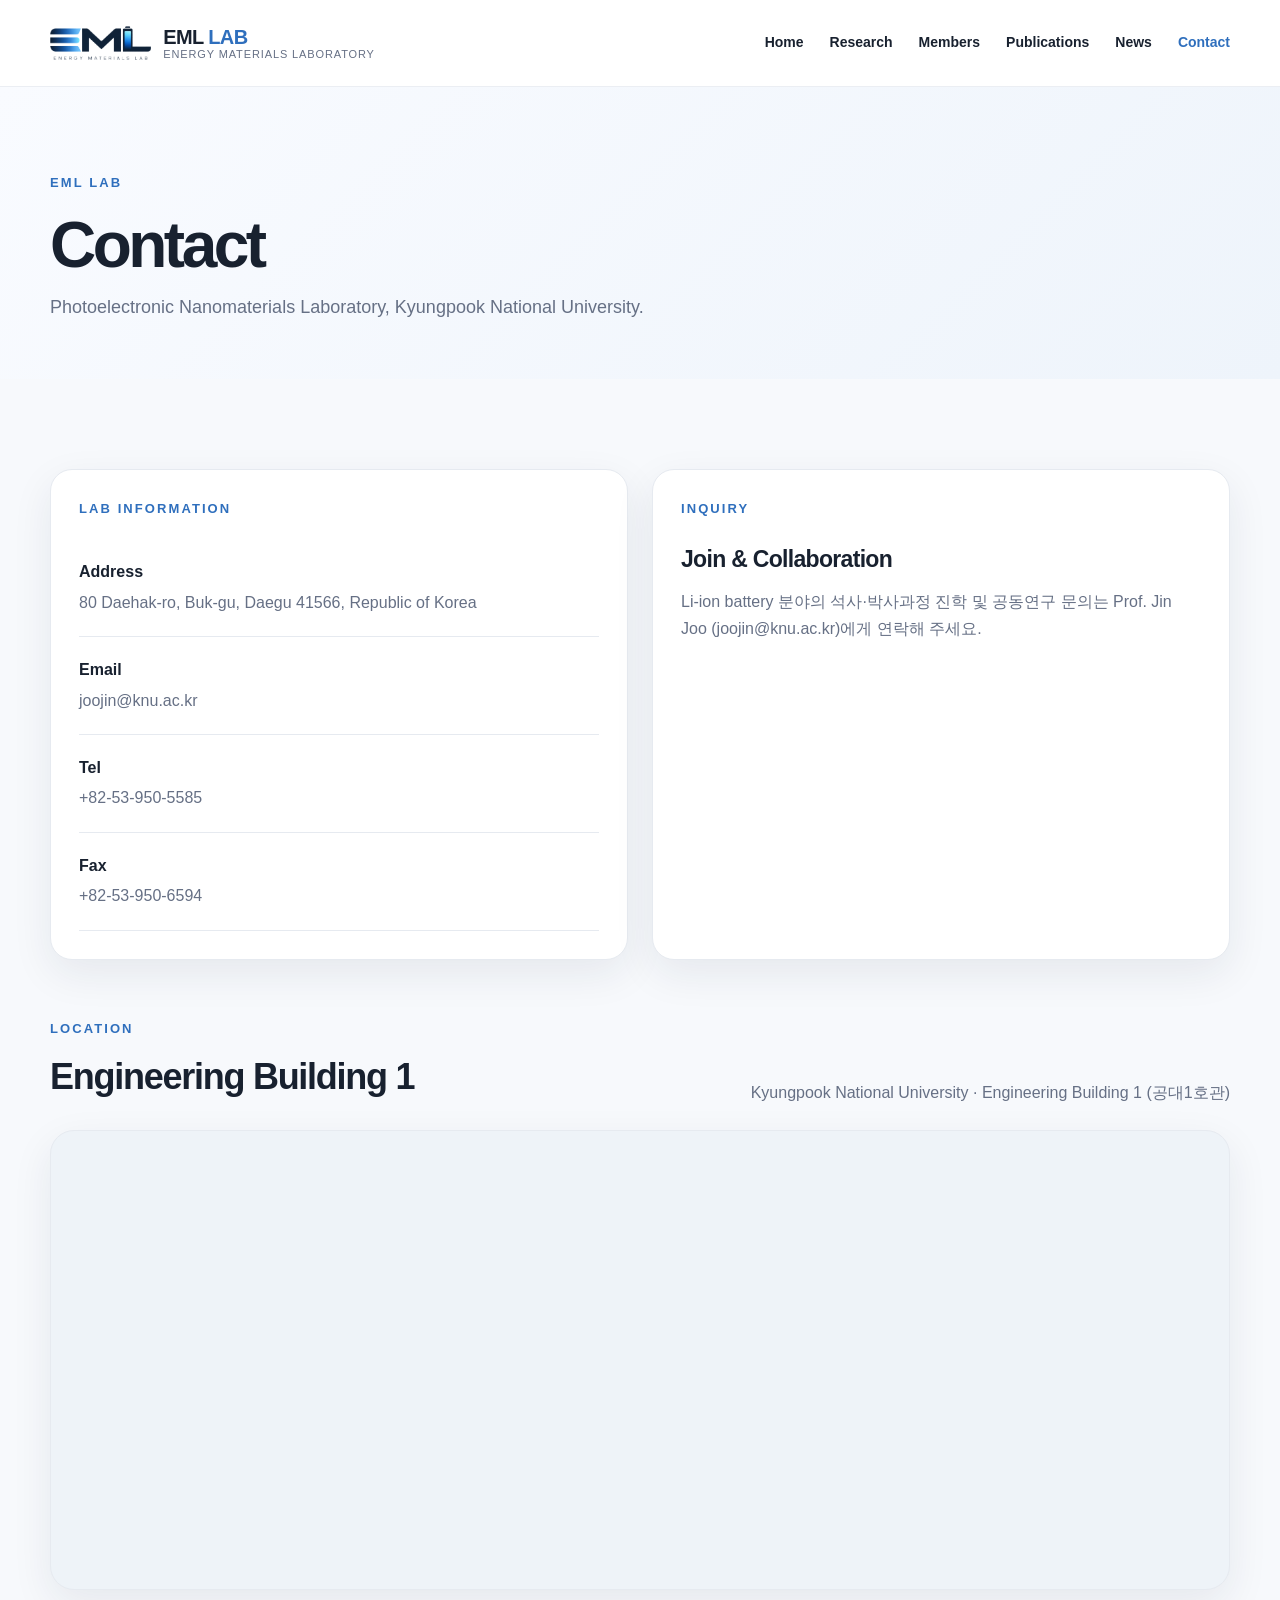
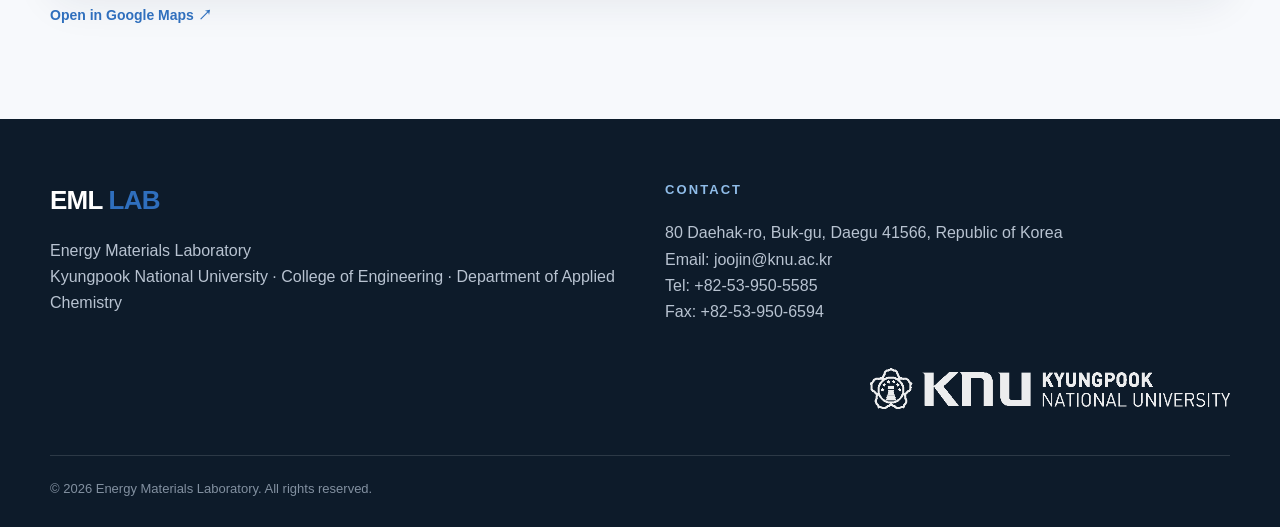
<file: contact.html>
<!DOCTYPE html>
<html lang="ko">
<head>
  <meta charset="UTF-8">
  <meta name="viewport" content="width=device-width,initial-scale=1.0">
  <meta name="description" content="Energy Materials Laboratory Contact">
  <link rel="stylesheet" href="styles.css">
  <script src="js/content-common.js"></script>
  <title>EML Lab</title>
  <script src="js/content-contact.js"></script>
  <script src="js/app.js"></script>
</head>
<body>
  <header id="siteHeader"></header>
  <main>
    <section class="page-hero" id="pageHero"></section>

    <section>
      <div class="container">
        <div class="contact-grid">
          <div class="card">
            <div class="eyebrow">Lab Information</div>
            <div id="contactDetails"></div>
          </div>

          <div class="card">
            <div class="eyebrow">Inquiry</div>
            <h3 style="margin-top:22px">Join & Collaboration</h3>
            <p id="contactExtra"></p>
          </div>
        </div>

        <div class="contact-map-section">
          <div class="section-head contact-map-head">
            <div>
              <div class="eyebrow">Location</div>
              <h2>Engineering Building 1</h2>
            </div>
            <p>Kyungpook National University · Engineering Building 1 (공대1호관)</p>
          </div>

          <div class="map-wrap">
            <iframe
              title="Kyungpook National University Engineering Building 1"
              src="https://www.google.com/maps?q=%EA%B2%BD%EB%B6%81%EB%8C%80%ED%95%99%EA%B5%90+%EA%B3%B5%EB%8C%801%ED%98%B8%EA%B4%80&output=embed"
              loading="lazy"
              allowfullscreen
              referrerpolicy="no-referrer-when-downgrade">
            </iframe>
          </div>

          <a class="map-link" href="https://www.google.com/maps/search/?api=1&query=%EA%B2%BD%EB%B6%81%EB%8C%80%ED%95%99%EA%B5%90+%EA%B3%B5%EB%8C%801%ED%98%B8%EA%B4%80" target="_blank" rel="noopener">Open in Google Maps ↗</a>
        </div>
      </div>
    </section>
  </main>

  <footer id="siteFooter"></footer>

  <script>
    document.addEventListener('DOMContentLoaded',()=>{
      renderShell('contact');
      renderPageHero();
      const c=COMMON_CONTENT.contact;
      document.getElementById('contactDetails').innerHTML=[
        ['Room',c.room],
        ['Address',c.address],
        ['Email',c.email],
        ['Tel',c.tel],
        ['Fax',c.fax]
      ].filter(([,v])=>v).map(([k,v])=>`<div class="contact-line"><strong>${esc(k)}</strong><span class="muted">${esc(v)}</span></div>`).join('');
      document.getElementById('contactExtra').textContent=PAGE_CONTENT.extra;
    });
  </script>
</body>
</html>
</file>
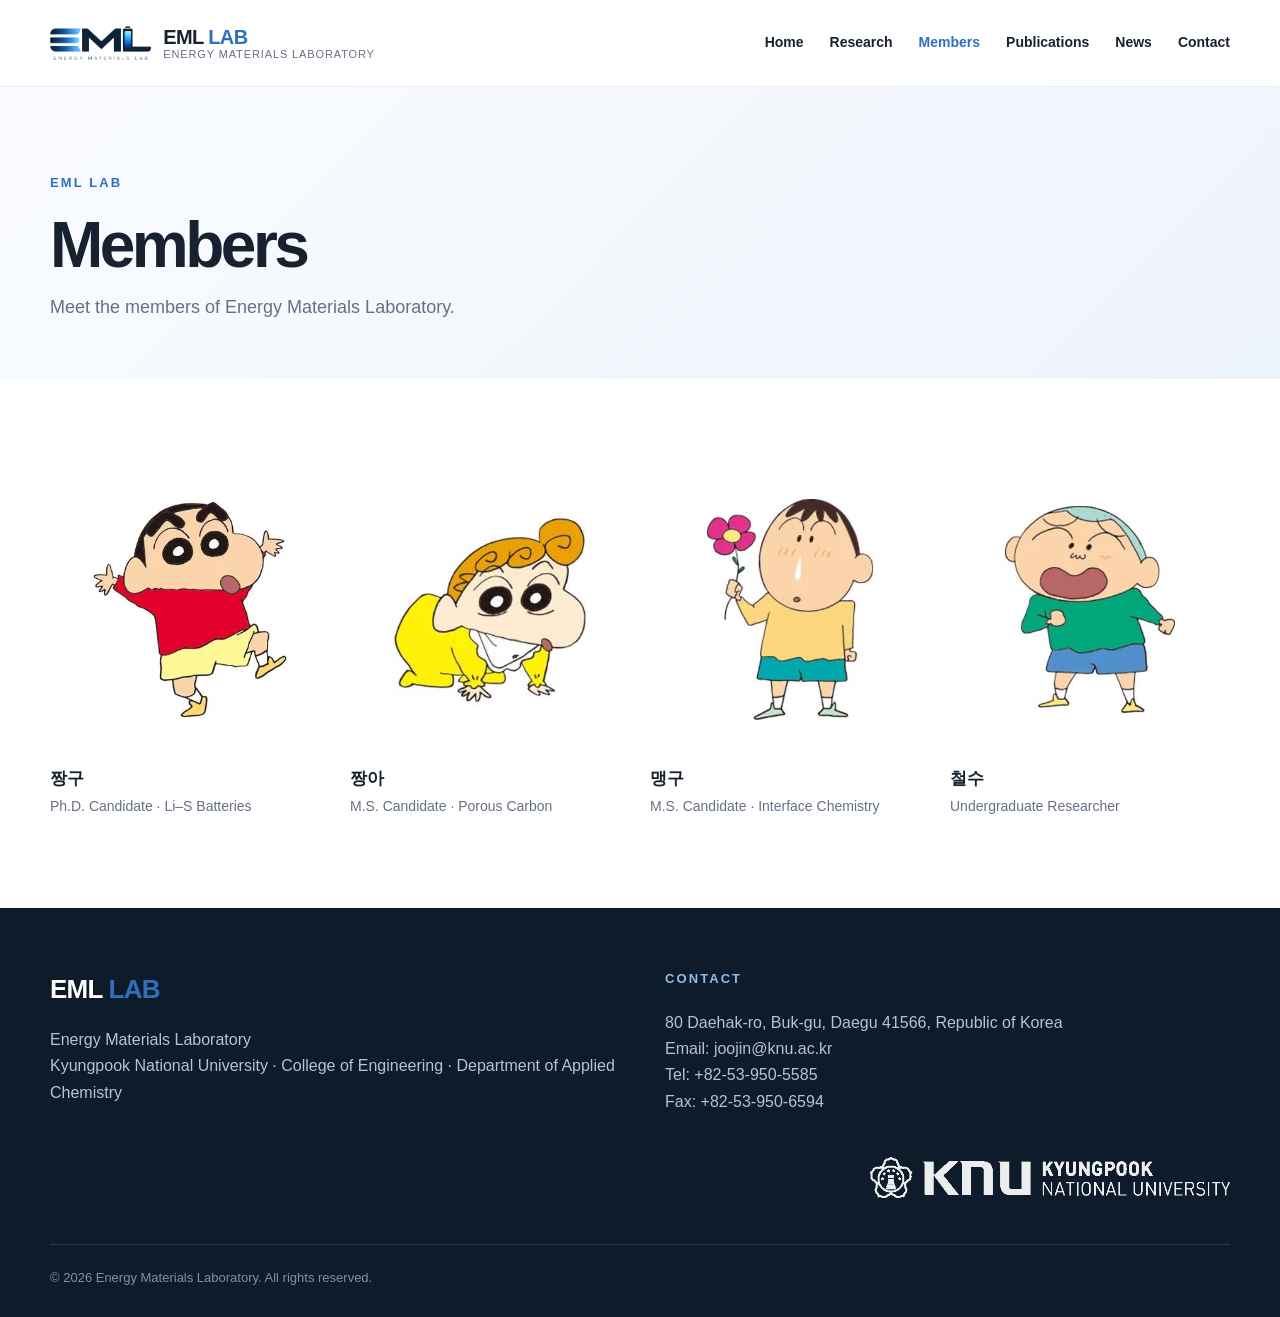
<file: members.html>
<!DOCTYPE html>
<html lang="ko">
<head>
  <meta charset="UTF-8">
  <meta name="viewport" content="width=device-width,initial-scale=1.0">
  <meta name="description" content="Energy Materials Laboratory Members">
  <link rel="stylesheet" href="styles.css">
  <script src="js/content-common.js"></script>
  <title>EML Lab</title>
  <script src="js/content-members.js"></script>
  <script src="js/app.js"></script>
</head>
<body>
  <header id="siteHeader"></header>
  <main>
    <section class="page-hero" id="pageHero"></section>
    <section class="about">
      <div class="container">
        <div class="members" id="membersGrid"></div>
      </div>
    </section>
  </main>
  <footer id="siteFooter"></footer>
  <script>
    document.addEventListener('DOMContentLoaded',()=>{
      renderShell('members');
      renderPageHero();
      document.getElementById('membersGrid').innerHTML=PAGE_CONTENT.members.map(x=>`
        <div class="member">
          <div class="member-photo">${x.photo?`<img src="${esc(x.photo)}" alt="${esc(x.name)}" style="width:100%;height:100%;object-fit:contain;background:#fff;padding:8px">`:''}</div>
          <h4>${esc(x.name)}</h4>
          <p>${esc(x.position)}${x.research?' · '+esc(x.research):''}</p>
        </div>`).join('');
    });
  </script>
</body>
</html>
</file>
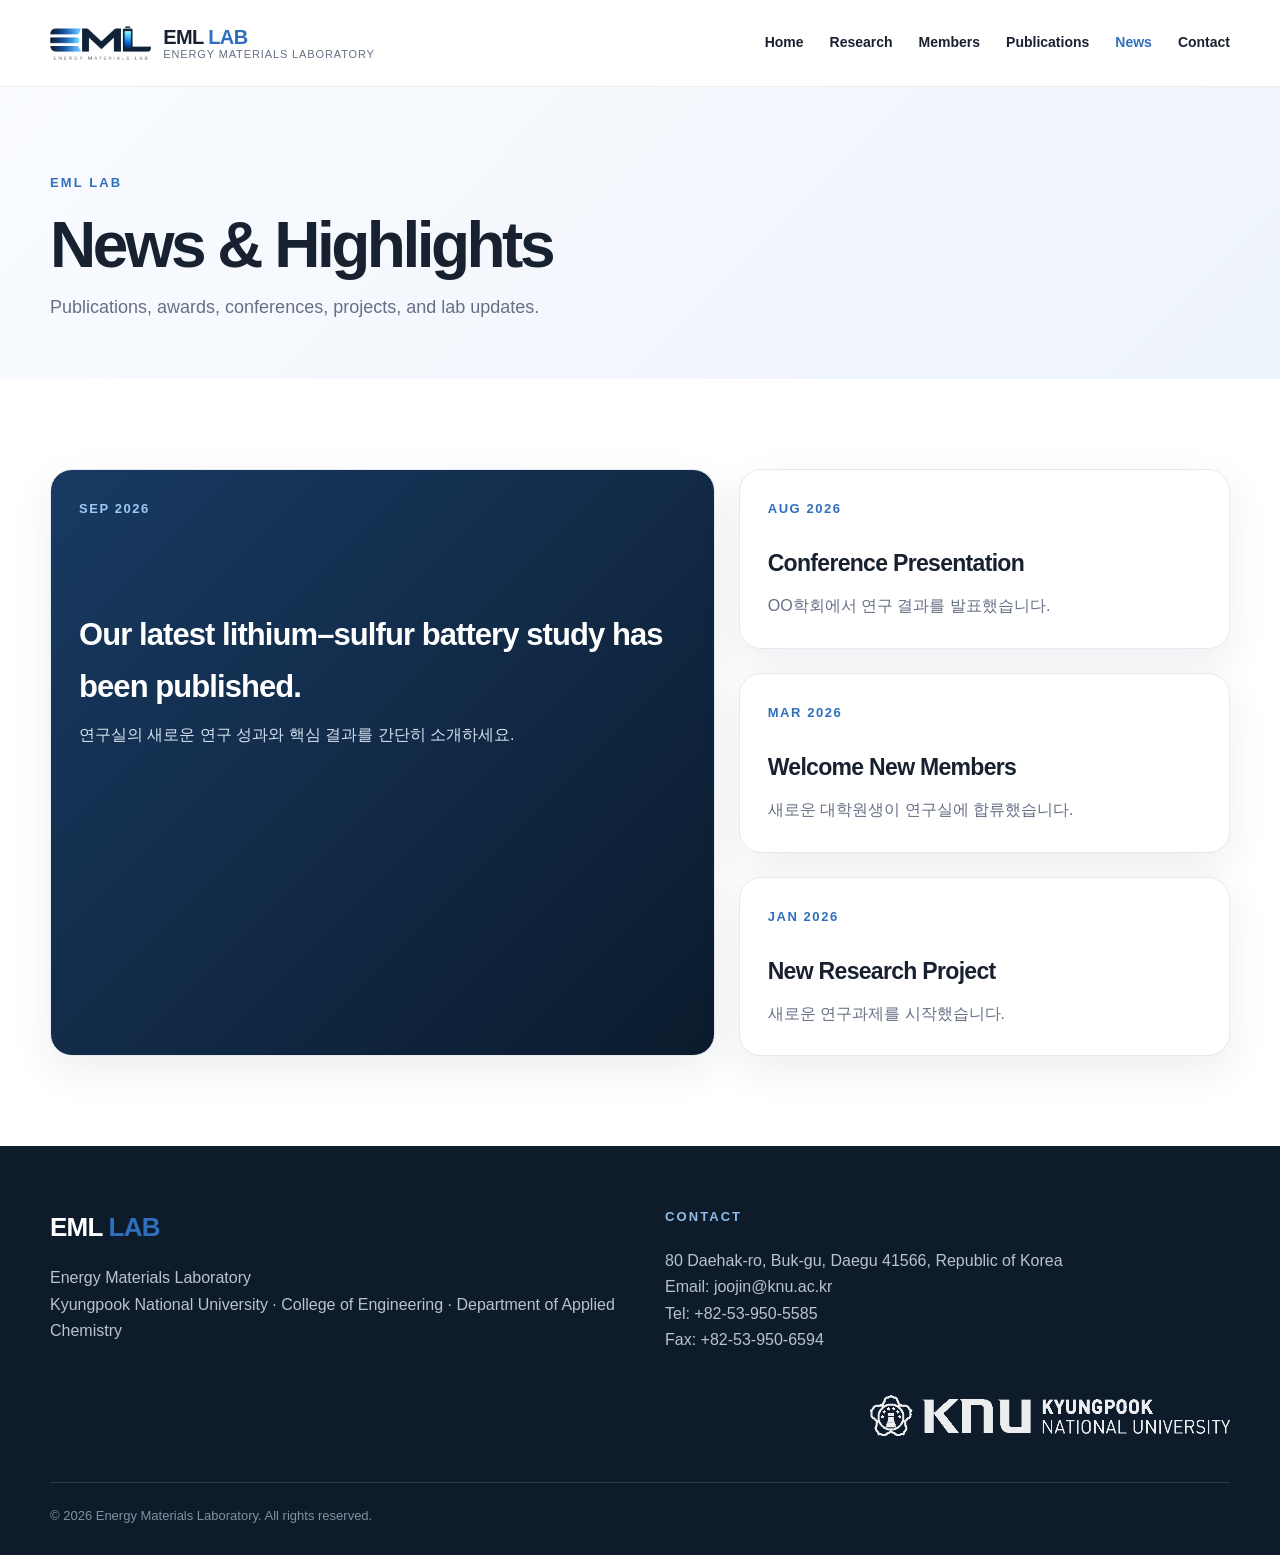
<file: news.html>
<!DOCTYPE html><html lang="ko"><head><meta charset="UTF-8"><meta name="viewport" content="width=device-width,initial-scale=1.0"><meta name="description" content="Advanced Energy Materials Laboratory"><link rel="stylesheet" href="styles.css"><script src="js/content-common.js"></script><title>AEM Lab</title><script src="js/content-news.js"></script><script src="js/app.js"></script></head><body><header id="siteHeader"></header><main><section class="page-hero" id="pageHero"></section><section class="about"><div class="container"><div class="news-grid" id="newsGrid"></div></div></section></main><footer id="siteFooter"></footer><script>document.addEventListener('DOMContentLoaded',()=>{renderShell('news');renderPageHero();const d=PAGE_CONTENT;const featured=d.news.find(x=>x.featured)||d.news[0];const rest=d.news.filter(x=>x!==featured);document.getElementById('newsGrid').innerHTML=`<div class="card news-feature"><div class="num" style="color:#9dc9f3">${esc(featured?.date||'')}</div><h3 style="font-size:31px;margin-top:90px">${esc(featured?.title||'')}</h3><p>${esc(featured?.description||'')}</p></div><div class="news-small">${rest.map(x=>`<div class="card"><div class="num">${esc(x.date)}</div><h3>${esc(x.title)}</h3><p>${esc(x.description)}</p></div>`).join('')}</div>`;});</script></body></html>
</file>
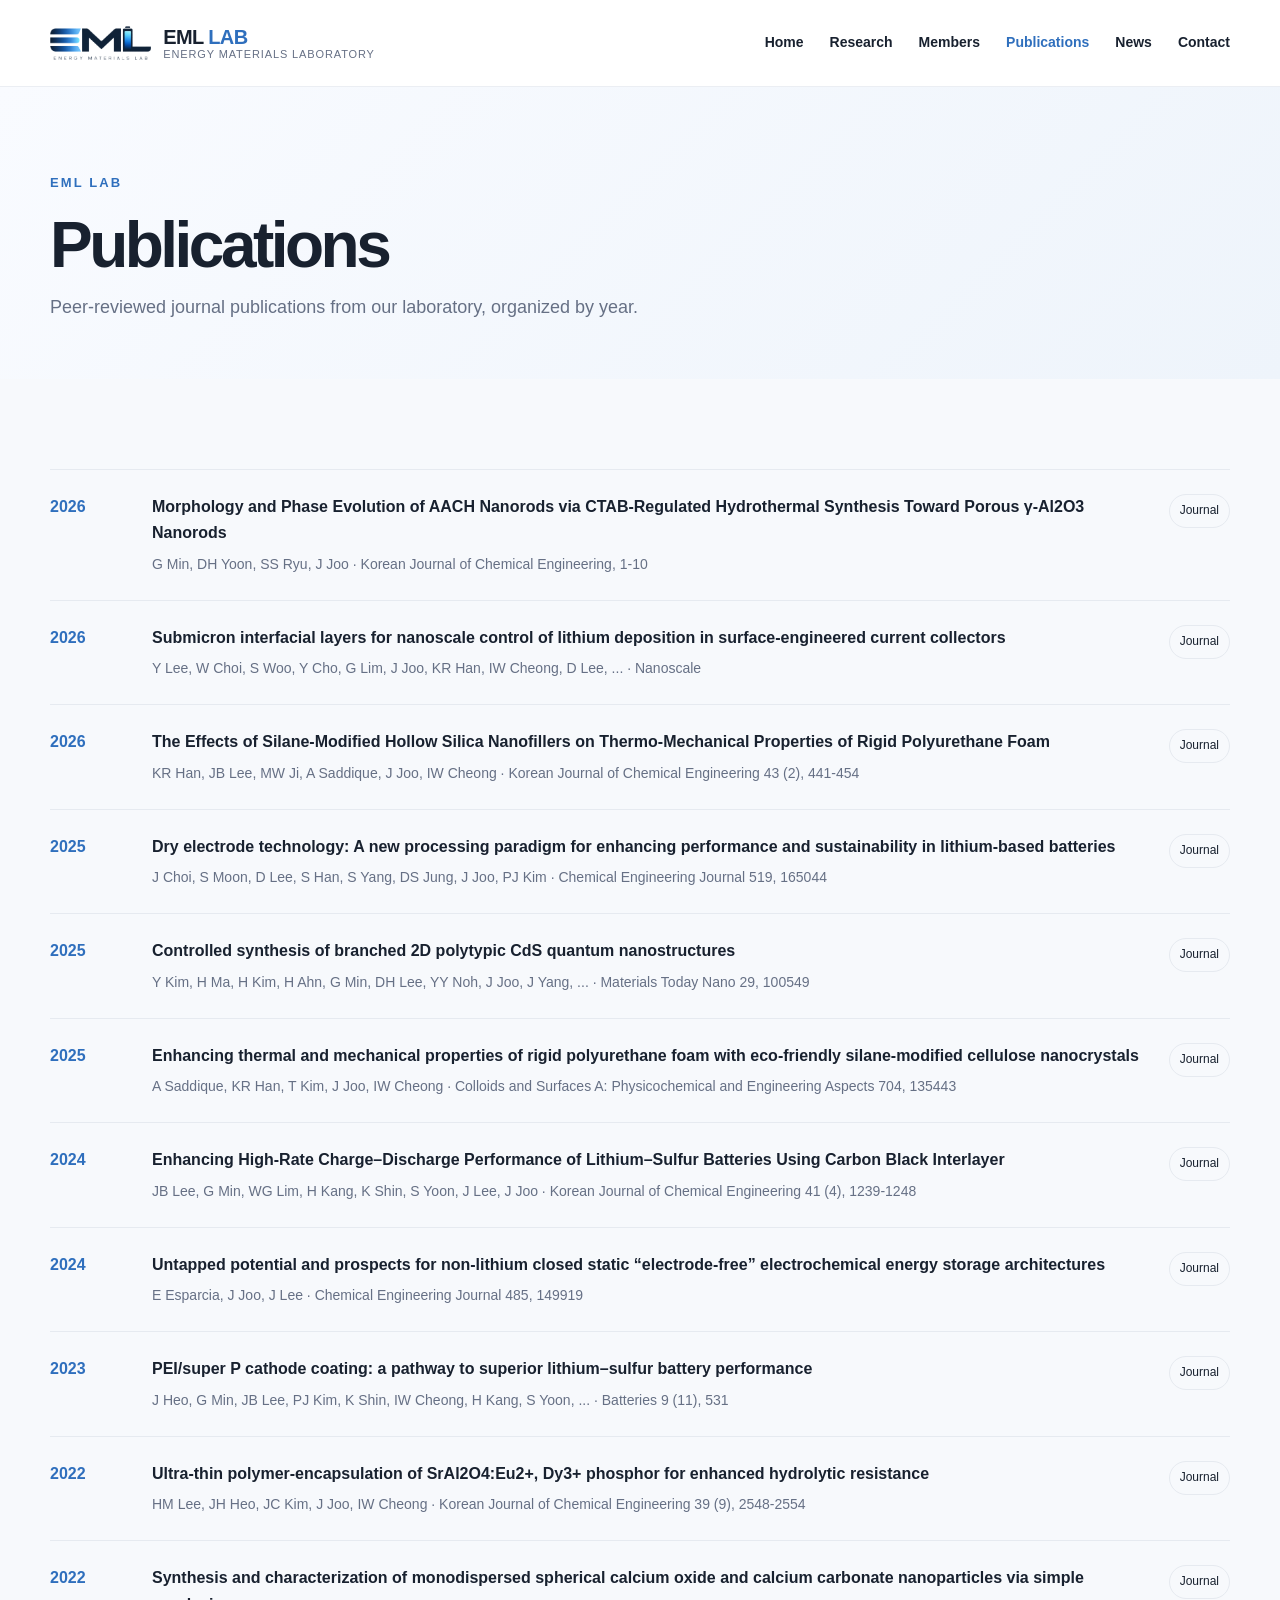
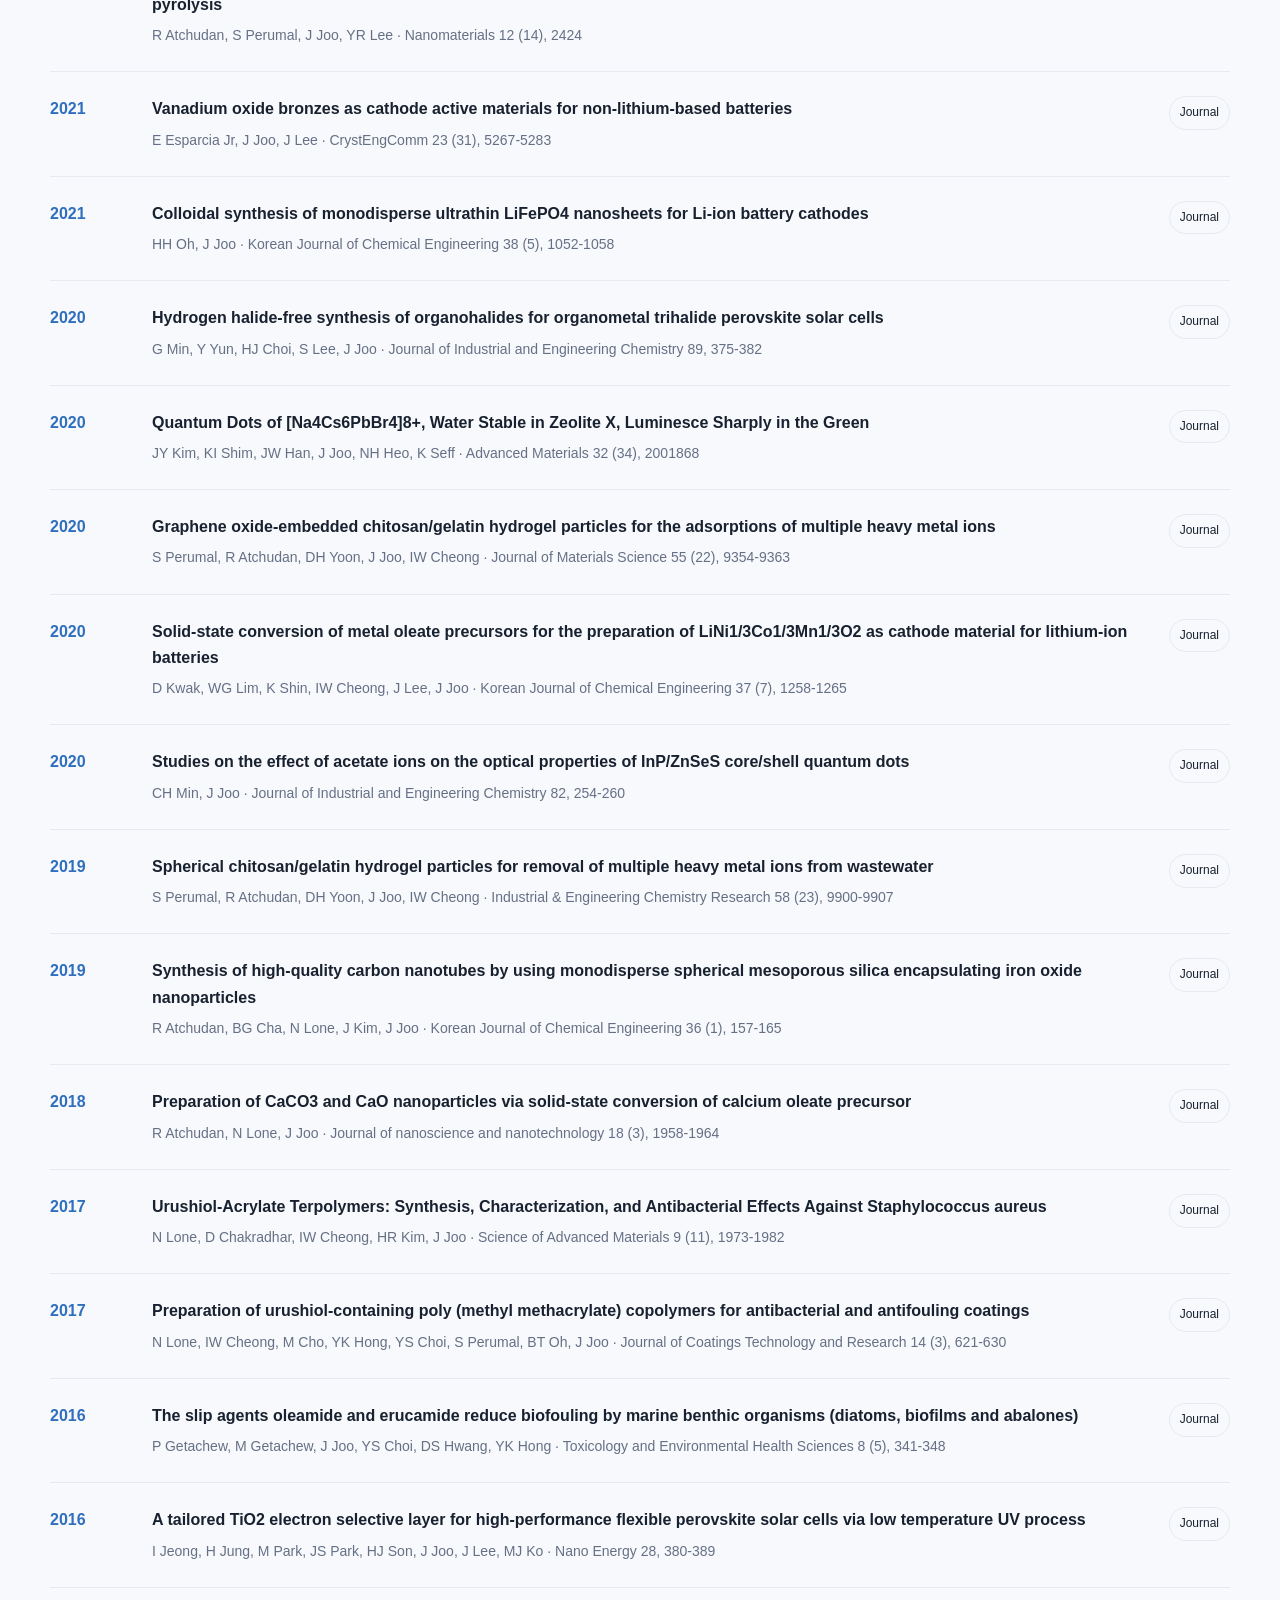
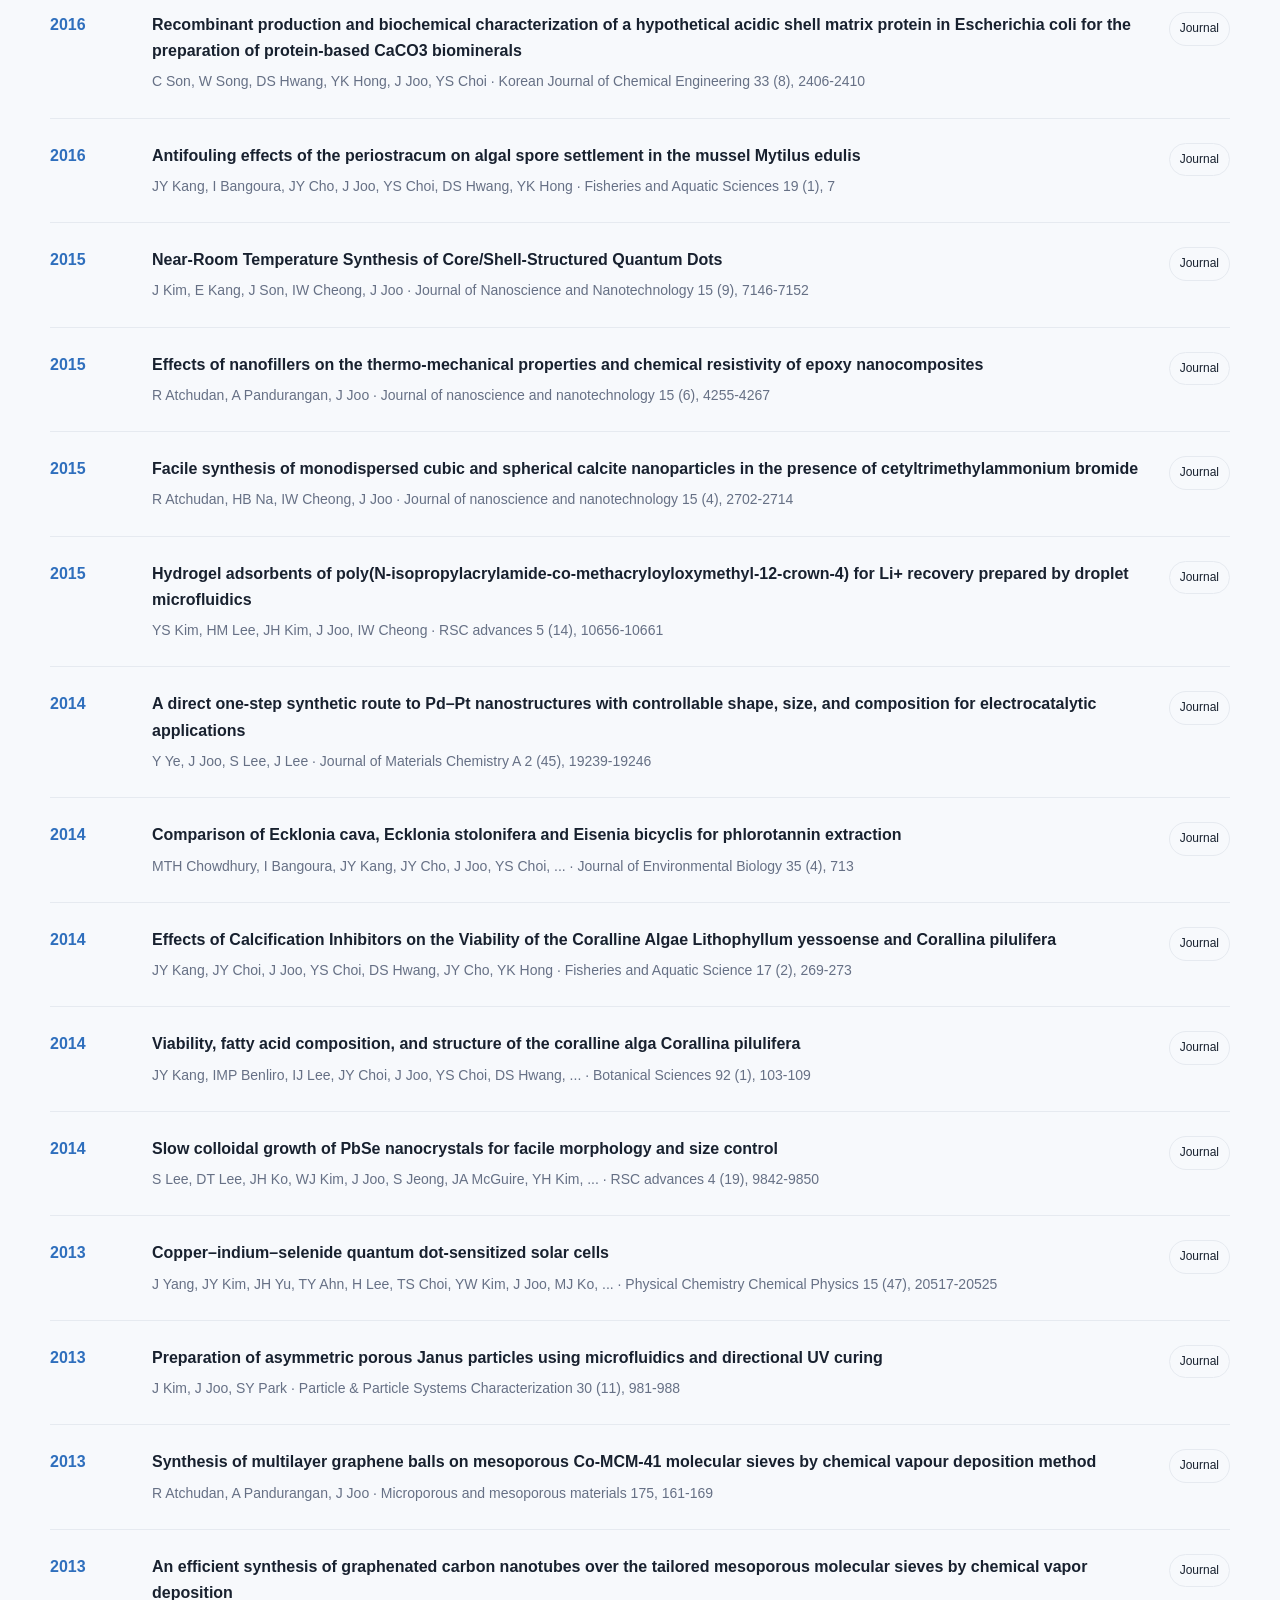
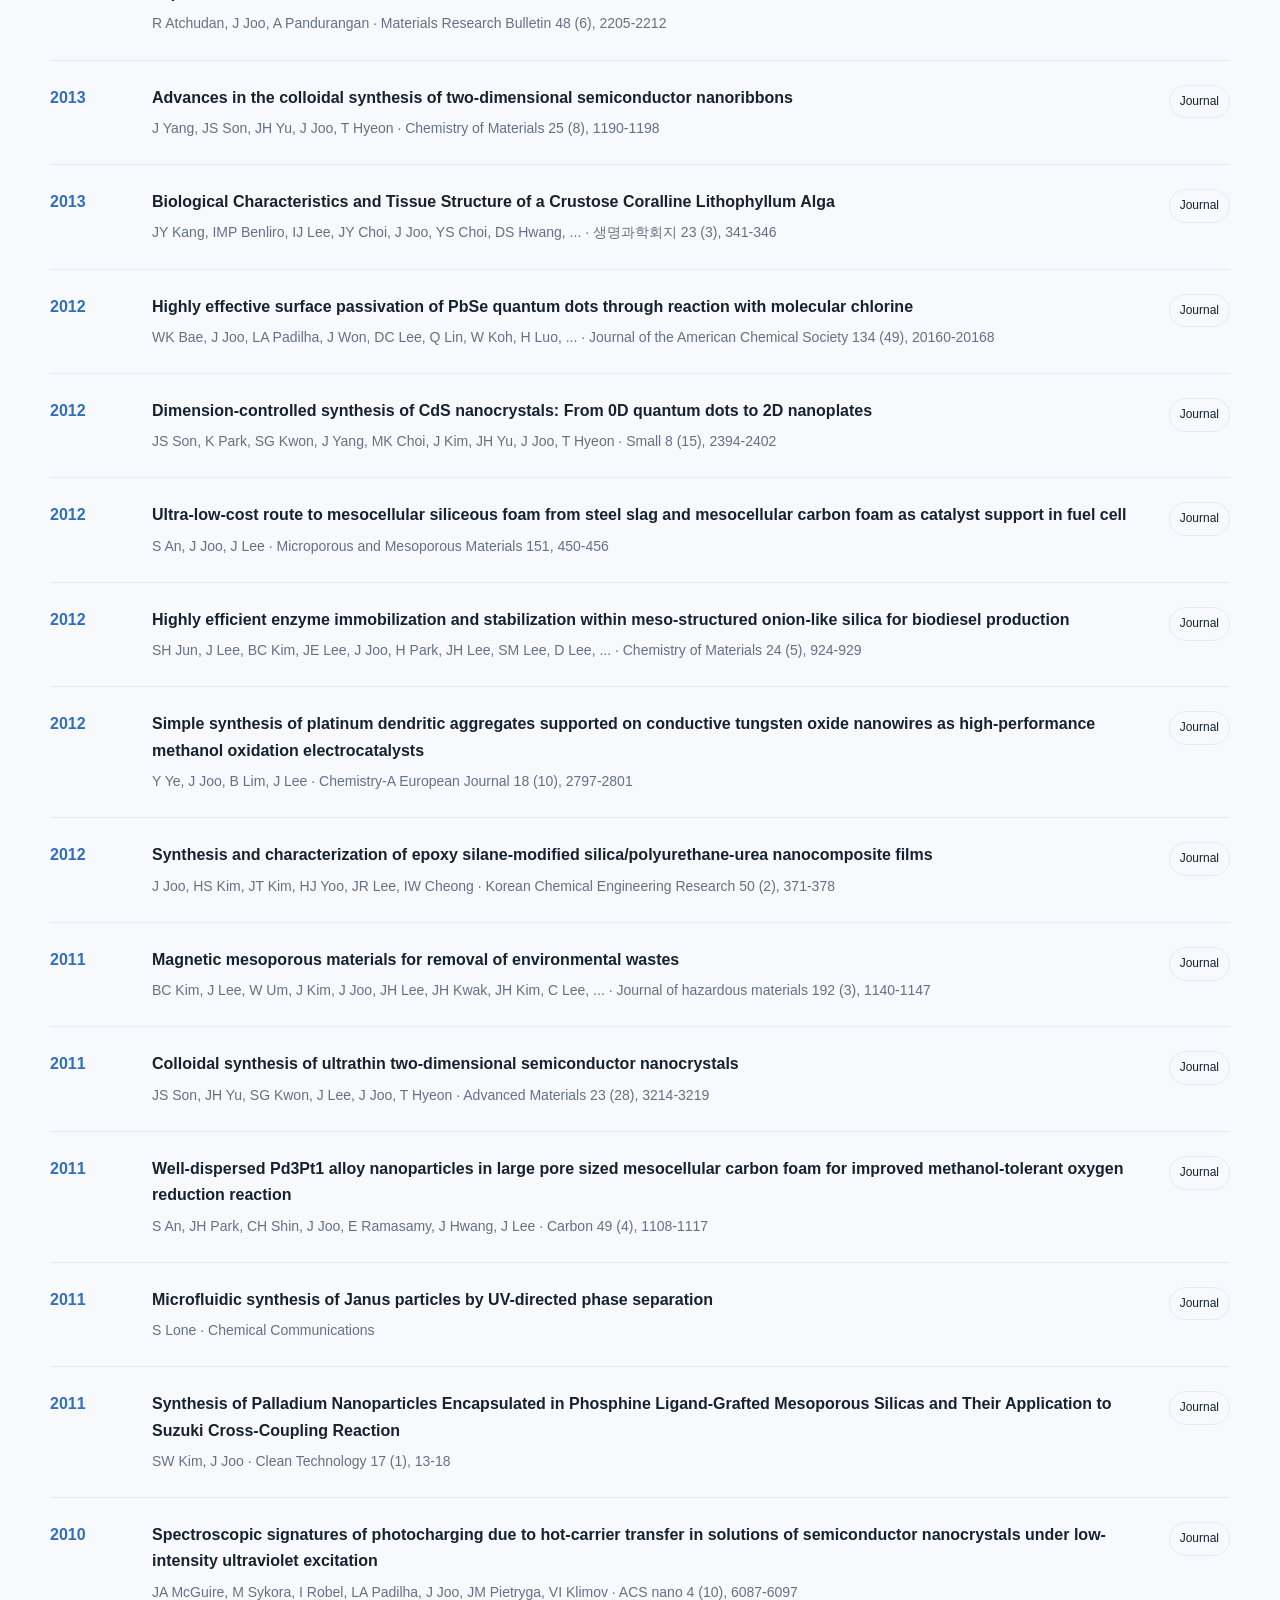
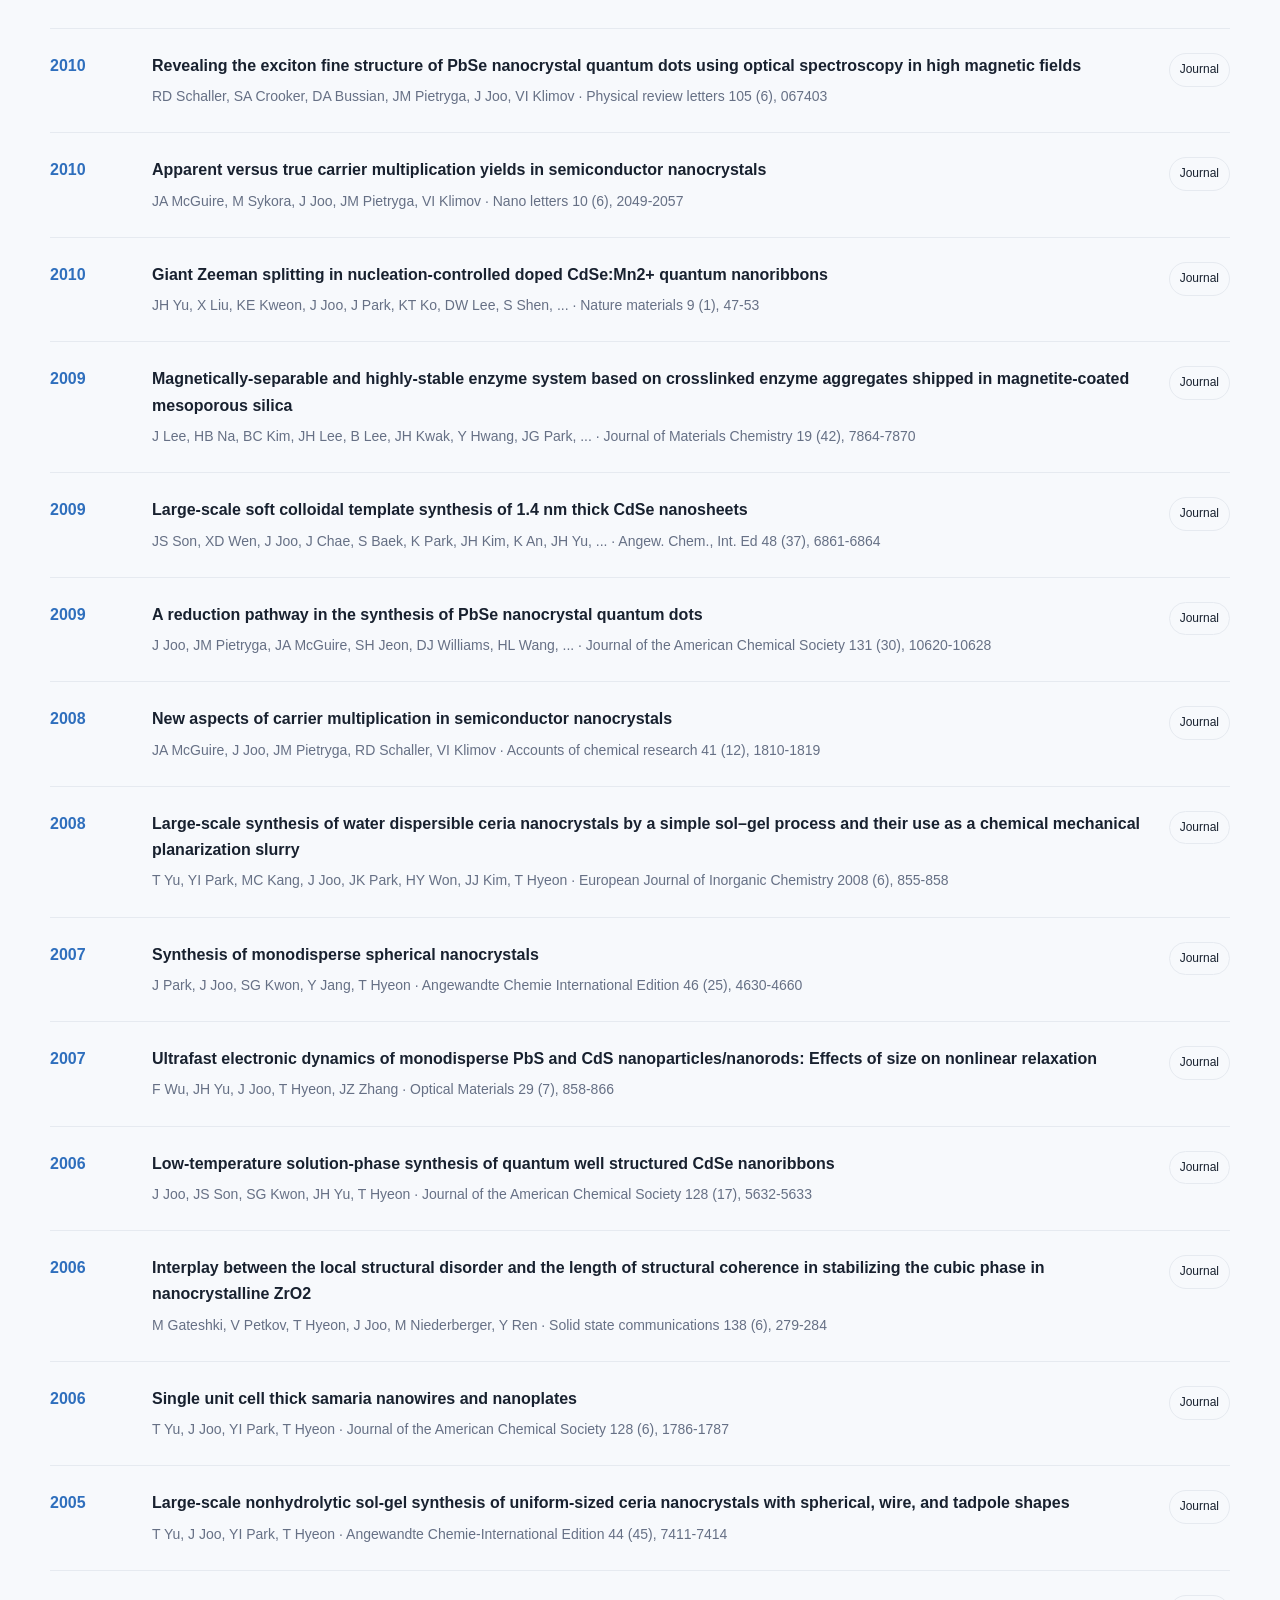
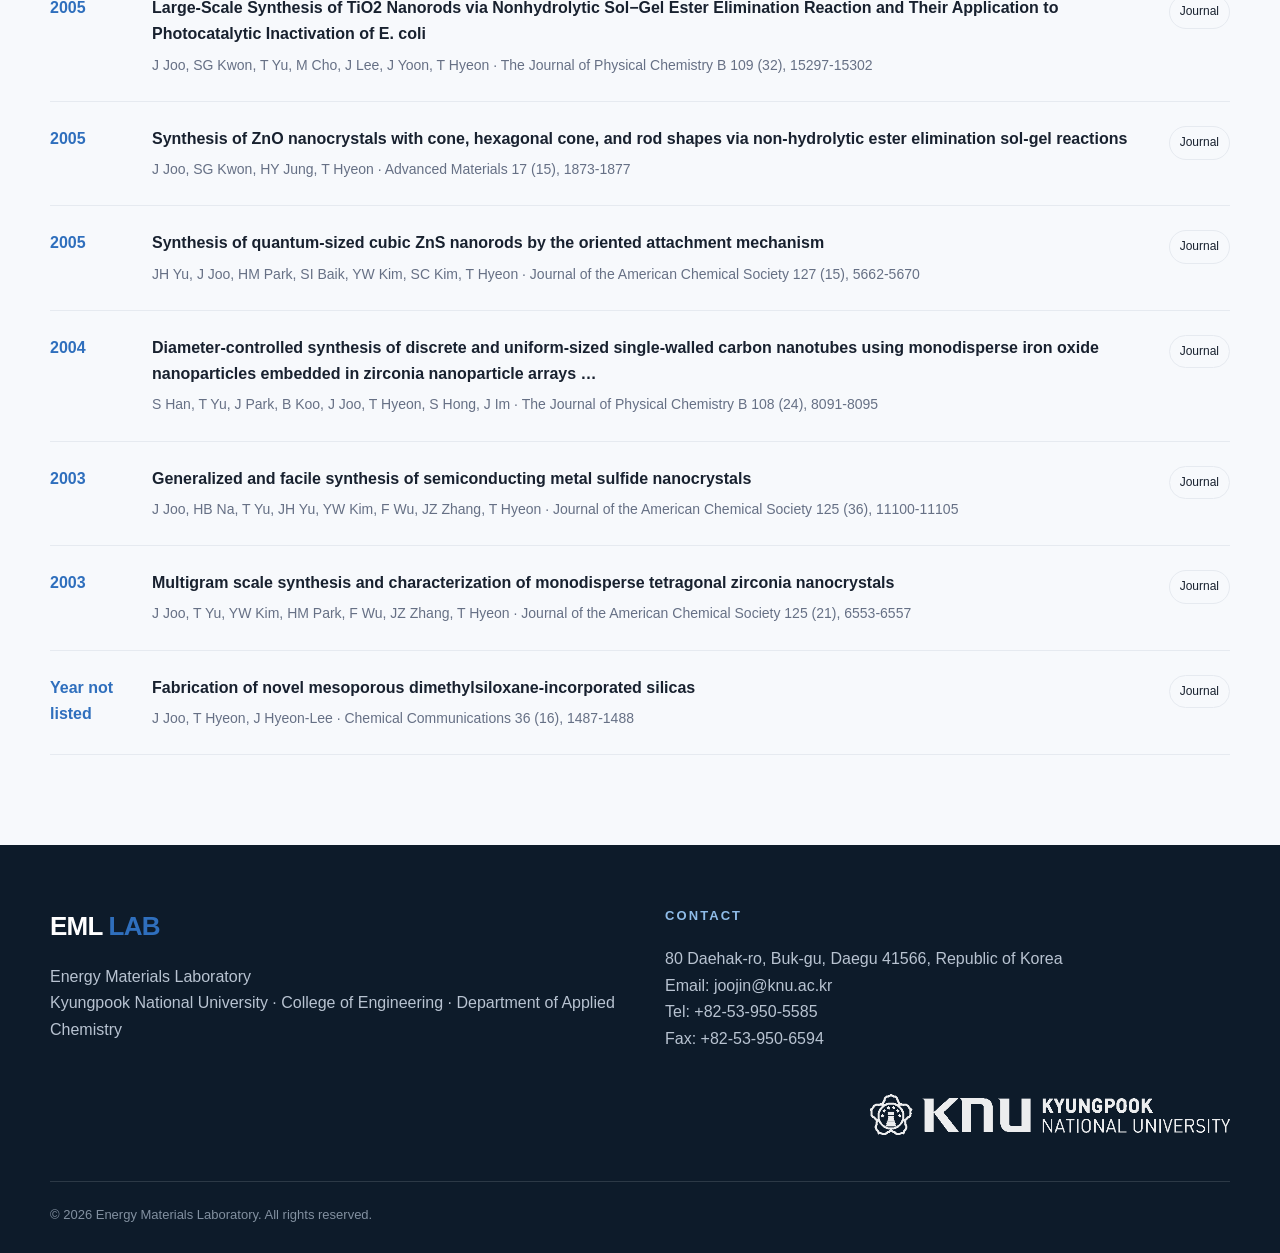
<file: publications.html>
<!DOCTYPE html><html lang="ko"><head><meta charset="UTF-8"><meta name="viewport" content="width=device-width,initial-scale=1.0"><meta name="description" content="Advanced Energy Materials Laboratory"><link rel="stylesheet" href="styles.css"><script src="js/content-common.js"></script><title>AEM Lab</title><script src="js/content-publications.js"></script><script src="js/app.js"></script></head><body><header id="siteHeader"></header><main><section class="page-hero" id="pageHero"></section><section><div class="container"><div class="pubs" id="publicationsList"></div></div></section></main><footer id="siteFooter"></footer><script>document.addEventListener('DOMContentLoaded',()=>{renderShell('publications');renderPageHero();document.getElementById('publicationsList').innerHTML=PAGE_CONTENT.publications.map(x=>`<div class="pub"><div class="pub-year">${esc(x.year)}</div><div><div class="pub-title">${x.doi?`<a href="${esc(x.doi)}" target="_blank" rel="noopener">${esc(x.title)}</a>`:esc(x.title)}</div><div class="pub-meta">${esc(x.authors)} · ${esc(x.journal)}</div></div><div class="tag">${esc(x.type||'Article')}</div></div>`).join('');});</script></body></html>
</file>
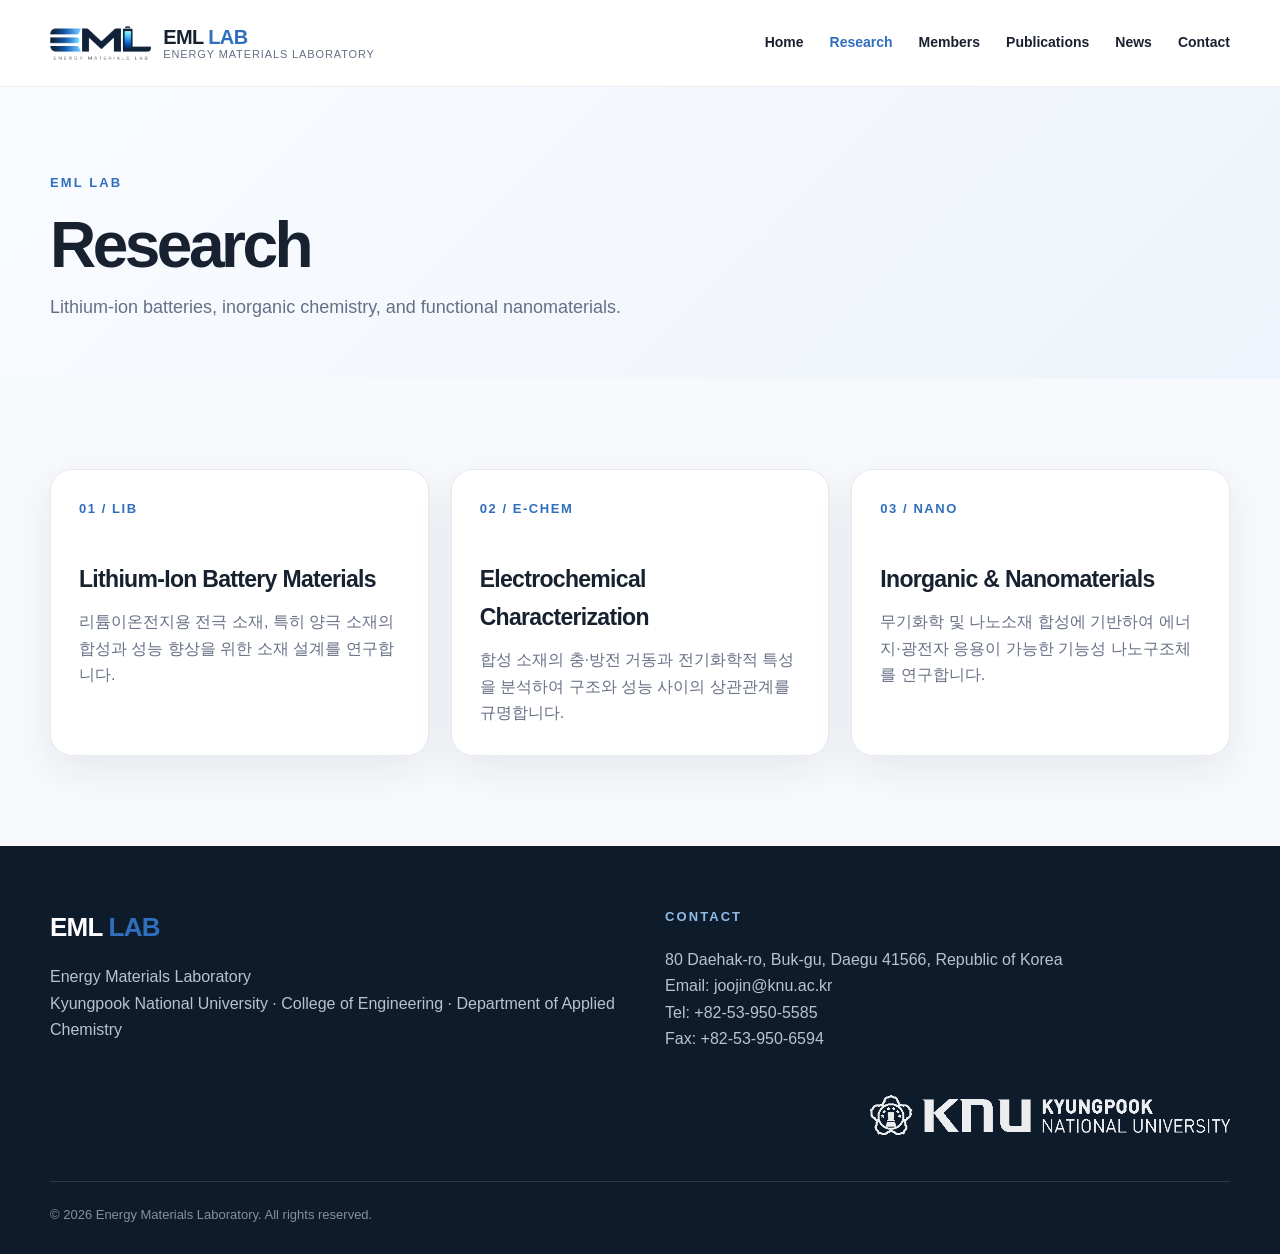
<file: research.html>
<!DOCTYPE html><html lang="ko"><head><meta charset="UTF-8"><meta name="viewport" content="width=device-width,initial-scale=1.0"><meta name="description" content="Advanced Energy Materials Laboratory"><link rel="stylesheet" href="styles.css"><script src="js/content-common.js"></script><title>AEM Lab</title><script src="js/content-research.js"></script><script src="js/app.js"></script></head><body><header id="siteHeader"></header><main><section class="page-hero" id="pageHero"></section><section><div class="container"><div class="grid-3" id="researchGrid"></div></div></section></main><footer id="siteFooter"></footer><script>document.addEventListener('DOMContentLoaded',()=>{renderShell('research');renderPageHero();document.getElementById('researchGrid').innerHTML=PAGE_CONTENT.research.map((x,i)=>`<article class="card research-card"><div class="num">${String(i+1).padStart(2,'0')} / ${esc(x.code)}</div><h3>${esc(x.title)}</h3><p>${esc(x.description)}</p></article>`).join('');});</script></body></html>
</file>
<file: styles.css>
:root{--bg:#f7f9fc;--surface:#fff;--text:#18212f;--muted:#667085;--line:#e6eaf0;--accent:#174b8c;--accent2:#2f6fbd;--dark:#0d1b2a;--shadow:0 14px 40px rgba(20,40,70,.08);--radius:22px;--max:1180px}
*{box-sizing:border-box} html{scroll-behavior:smooth} body{margin:0;font-family:Inter,Pretendard,"Noto Sans KR",-apple-system,BlinkMacSystemFont,"Segoe UI",sans-serif;color:var(--text);background:var(--bg);line-height:1.65} a{color:inherit;text-decoration:none} img{max-width:100%;display:block}.container{width:min(calc(100% - 40px),var(--max));margin:auto}
header{position:fixed;top:0;left:0;right:0;z-index:50;background:rgba(255,255,255,.92);backdrop-filter:blur(16px);border-bottom:1px solid rgba(230,234,240,.8)}nav{min-height:86px;display:flex;align-items:center;justify-content:space-between;gap:24px;padding:10px 0}.logo{font-weight:800;letter-spacing:-.03em;font-size:20px}.logo span{color:var(--accent2)}.site-brand{display:flex;align-items:center;gap:12px;min-width:0}.brand-mark{height:34px;width:auto;display:block;flex:0 0 auto}.brand-text{display:flex;flex-direction:column;min-width:0;line-height:1.1}.brand-title{font-weight:900;letter-spacing:-.03em;font-size:20px;color:var(--text);white-space:nowrap}.brand-title span{color:var(--accent2)}.brand-sub{font-size:11px;letter-spacing:.08em;text-transform:uppercase;color:var(--muted);white-space:nowrap}.nav-links{display:flex;gap:26px;font-size:14px;font-weight:650}.nav-links a.active{color:var(--accent2)}.menu-btn{display:none;border:0;background:none;font-size:26px;cursor:pointer}
main{padding-top:86px}.hero{min-height:684px;display:flex;align-items:center;background:radial-gradient(circle at 80% 20%,rgba(47,111,189,.16),transparent 30%),linear-gradient(135deg,#f9fbff 0%,#eef4fb 100%);padding:80px 0;overflow:hidden}.hero-grid{display:grid;grid-template-columns:1.05fr .95fr;gap:70px;align-items:center}.eyebrow{font-size:13px;letter-spacing:.16em;text-transform:uppercase;font-weight:800;color:var(--accent2);margin-bottom:20px}h1{font-size:clamp(46px,6vw,78px);line-height:1.03;letter-spacing:-.055em;margin:0 0 26px}.hero p{font-size:19px;color:var(--muted);max-width:650px}.hero-actions{display:flex;gap:14px;margin-top:34px;flex-wrap:wrap}.btn{display:inline-flex;align-items:center;justify-content:center;padding:13px 20px;border-radius:12px;font-weight:700;font-size:14px}.btn-primary{background:var(--dark);color:white}.btn-secondary{background:white;border:1px solid var(--line)}.hero-card{background:linear-gradient(145deg,#0c1f34,#17375d);color:white;border-radius:34px;padding:36px;min-height:470px;box-shadow:0 28px 70px rgba(20,60,110,.22);position:relative;overflow:hidden}.orb{position:absolute;border-radius:50%;filter:blur(2px);opacity:.85}.orb.o1{width:250px;height:250px;background:#2d6db6;right:-70px;top:-45px}.orb.o2{width:150px;height:150px;background:#56a3dd;left:-30px;bottom:40px}.network{position:absolute;inset:0;opacity:.45;background-image:radial-gradient(circle at 20% 30%,#fff 0 2px,transparent 2.5px),radial-gradient(circle at 60% 45%,#fff 0 2px,transparent 2.5px),radial-gradient(circle at 75% 70%,#fff 0 2px,transparent 2.5px),radial-gradient(circle at 35% 78%,#fff 0 2px,transparent 2.5px)}.hero-card-content{position:relative;z-index:2;height:100%;display:flex;flex-direction:column;justify-content:flex-end}.hero-card h3{font-size:31px;line-height:1.15;letter-spacing:-.03em;margin:0 0 12px}
.page-hero{padding:86px 0 56px;background:linear-gradient(135deg,#f9fbff,#eef4fb)}.page-hero h1{font-size:clamp(42px,5vw,66px);margin-bottom:14px}.page-hero p{font-size:18px;color:var(--muted);max-width:760px;margin:0}section{padding:90px 0}.section-head{display:flex;justify-content:space-between;align-items:end;gap:24px;margin-bottom:42px}.section-head h2{font-size:42px;letter-spacing:-.04em;margin:0}.section-head p{margin:0;color:var(--muted);max-width:560px}.grid-3{display:grid;grid-template-columns:repeat(3,1fr);gap:22px}.card{background:var(--surface);border:1px solid var(--line);border-radius:var(--radius);padding:28px;box-shadow:var(--shadow)}.research-card{min-height:270px}.num{font-size:13px;font-weight:800;color:var(--accent2);letter-spacing:.12em}.card h3{font-size:23px;letter-spacing:-.03em;margin:42px 0 10px}.card p{color:var(--muted);margin:0}.about{background:white}.about-grid{display:grid;grid-template-columns:.85fr 1.15fr;gap:60px;align-items:center}.portrait{aspect-ratio:4/5;border-radius:30px;background:linear-gradient(135deg,#d9e5f3,#edf3f9);display:flex;align-items:center;justify-content:center;color:#7690ad;font-weight:800;letter-spacing:.1em;overflow:hidden}.quote{font-size:31px;line-height:1.35;letter-spacing:-.035em;margin:0 0 28px;font-weight:750}.stats{display:grid;grid-template-columns:repeat(3,1fr);gap:14px;margin-top:30px}.stat{border-top:1px solid var(--line);padding-top:16px}.stat strong{font-size:28px;display:block}.stat span{font-size:13px;color:var(--muted)}.members{display:grid;grid-template-columns:repeat(4,1fr);gap:20px}.member-photo{aspect-ratio:1;border-radius:18px;background:linear-gradient(145deg,#e9eef5,#d9e3ef);margin-bottom:16px;overflow:hidden}.member h4{margin:0 0 2px;font-size:17px}.member p{margin:0;color:var(--muted);font-size:14px}.pubs{display:flex;flex-direction:column;border-top:1px solid var(--line)}.pub{display:grid;grid-template-columns:80px 1fr auto;gap:22px;padding:24px 0;border-bottom:1px solid var(--line);align-items:start}.pub-year{font-weight:800;color:var(--accent2)}.pub-title{font-weight:750;margin-bottom:6px}.pub-meta{font-size:14px;color:var(--muted)}.tag{font-size:12px;border:1px solid var(--line);border-radius:999px;padding:6px 10px;white-space:nowrap}.news-grid{display:grid;grid-template-columns:1.15fr .85fr;gap:24px}.news-feature{min-height:340px;background:linear-gradient(135deg,#183a62,#0b1b2d);color:white}.news-feature p{color:#d5e2f0}.news-small{display:grid;gap:24px}.news-small .card h3{margin-top:26px}.contact-grid{display:grid;grid-template-columns:1fr 1fr;gap:24px}.contact-line{padding:20px 0;border-bottom:1px solid var(--line)}.contact-line strong{display:block;margin-bottom:4px}.muted{color:var(--muted)}
footer{background:var(--dark);color:white;padding:60px 0 28px}.footer-grid{display:grid;grid-template-columns:1fr 1fr;gap:50px}footer p{color:#b8c3d1}.footer-bottom{margin-top:46px;padding-top:22px;border-top:1px solid rgba(255,255,255,.13);font-size:13px;color:#8290a0}
@media(max-width:900px){.hero-grid,.about-grid,.news-grid,.contact-grid{grid-template-columns:1fr}.grid-3{grid-template-columns:1fr}.members{grid-template-columns:repeat(2,1fr)}.nav-links{display:none;position:absolute;top:86px;left:0;right:0;background:white;padding:20px 24px;flex-direction:column;border-bottom:1px solid var(--line)}.nav-links.open{display:flex}.menu-btn{display:block}.section-head{align-items:start;flex-direction:column}.pub{grid-template-columns:60px 1fr}.pub .tag{display:none}}
@media(max-width:560px){.container{width:min(calc(100% - 28px),var(--max))}section{padding:70px 0}h1{font-size:46px}.members,.stats{grid-template-columns:1fr}.footer-grid{grid-template-columns:1fr}}

/* =========================================================
   HOME HERO VIDEO BACKGROUND
   ---------------------------------------------------------
   배경 영상 파일: images/battery-hero.mp4
   영상 교체 시 같은 파일명으로 덮어쓰면 됩니다.
   ========================================================= */
.hero-video{
  position:relative;
  min-height:720px;
  display:flex;
  align-items:center;
  overflow:hidden;
  background:#07192b;
  padding:80px 0;
}

.hero-bg-video{
  position:absolute;
  inset:0;
  width:100%;
  height:100%;
  object-fit:cover;
  object-position:center center;
  z-index:0;
}

.hero-video-overlay{
  position:absolute;
  inset:0;
  z-index:1;
  background:
    linear-gradient(90deg,rgba(5,18,34,.88) 0%,rgba(5,18,34,.70) 38%,rgba(5,18,34,.34) 65%,rgba(5,18,34,.18) 100%),
    linear-gradient(180deg,rgba(6,20,37,.10) 0%,rgba(6,20,37,.28) 100%);
}

.hero-grid-over-video{
  position:relative;
  z-index:2;
  width:100%;
}

.hero-copy h1{
  color:#fff;
  text-shadow:0 8px 30px rgba(0,0,0,.26);
}

.hero-copy p{
  color:rgba(234,243,252,.88);
  text-shadow:0 4px 20px rgba(0,0,0,.22);
}

.hero-eyebrow{color:#9dc9f3}

.btn-glass{
  color:#fff;
  background:rgba(255,255,255,.10);
  border:1px solid rgba(255,255,255,.24);
  backdrop-filter:blur(12px);
}

.btn-glass:hover{background:rgba(255,255,255,.17)}

.hero-focus-panel{
  justify-self:end;
  width:min(100%,430px);
  padding:30px;
  border-radius:28px;
  color:#fff;
  background:rgba(7,25,45,.50);
  border:1px solid rgba(255,255,255,.14);
  box-shadow:0 24px 70px rgba(0,0,0,.22);
  backdrop-filter:blur(14px);
}

.hero-focus-panel h3{
  font-size:31px;
  line-height:1.15;
  letter-spacing:-.03em;
  margin:0 0 12px;
}

.hero-focus-panel p{
  margin:0;
  color:#d5e2f0;
  font-size:17px;
}

@media(max-width:900px){
  .hero-video{min-height:auto;padding:90px 0 70px}
  .hero-grid-over-video{grid-template-columns:1fr;gap:34px}
  .hero-focus-panel{justify-self:start;width:min(100%,560px)}
  .hero-video-overlay{
    background:linear-gradient(90deg,rgba(5,18,34,.88),rgba(5,18,34,.60));
  }
}

@media(max-width:560px){
  .hero-bg-video{object-position:62% center}
  .hero-focus-panel{padding:24px;border-radius:22px}
}

/* KNU logo in the lower-right area of the footer */
.footer-contact-block{display:flex;flex-direction:column;align-items:flex-end}
.footer-contact-block>div{width:100%}
.footer-knu-logo{width:min(100%,360px);max-width:360px;height:auto;margin-top:26px;opacity:.92;object-fit:contain}
@media(max-width:560px){.footer-contact-block{align-items:flex-start}.footer-knu-logo{max-width:300px;margin-top:22px}}

/* Verified PI profile + recruitment section */
.pi-profile{display:grid;grid-template-columns:1fr 1fr;gap:18px;margin-top:22px}
.pi-profile>div{padding:16px 0;border-top:1px solid var(--line)}
.pi-profile strong{display:block;font-size:13px;letter-spacing:.08em;text-transform:uppercase;color:var(--accent2);margin-bottom:8px}
.pi-profile span{display:block;font-size:13px;color:var(--muted);line-height:1.55;margin:3px 0}
.recruitment-section{background:#f1f5fa;padding:70px 0}
.recruitment-card{background:linear-gradient(135deg,#fff,#f7fbff);border:1px solid var(--line);border-radius:28px;padding:36px;box-shadow:var(--shadow)}
.recruitment-card h2{font-size:34px;letter-spacing:-.035em;margin:0 0 12px}
.recruitment-card p{color:var(--muted);max-width:820px;margin:0 0 22px}
@media(max-width:560px){.pi-profile{grid-template-columns:1fr}.recruitment-card{padding:26px}}

@media(max-width:760px){.brand-sub{display:none}.brand-mark{height:30px}.brand-title{font-size:18px}}

/* =========================================================
   PUBLICATIONS - 연도별 그룹 / 기타 연구성과
   ========================================================= */
.pub-year-group{margin-bottom:54px}
.pub-year-heading{font-size:30px;letter-spacing:-.035em;margin:0 0 14px;padding-bottom:12px;border-bottom:2px solid var(--dark)}
.pub-year-group .pubs{border-top:0}
.pub-count{font-size:13px;color:var(--muted);font-weight:650;margin-left:10px}
.pub-other-wrap{margin-top:84px;padding-top:54px;border-top:1px solid var(--line)}
.pub-other-head{margin-bottom:34px}
.pub-other-head h2{font-size:36px;letter-spacing:-.04em;margin:0 0 10px}
.pub-other-head p{color:var(--muted);margin:0;max-width:720px}
.pub-other-section{margin-top:40px}
.pub-other-section h3{font-size:23px;margin:0 0 10px;letter-spacing:-.025em}
.pub-note{padding:16px 18px;border:1px solid var(--line);border-radius:14px;background:#fbfcfe;color:var(--muted);font-size:13px;margin-bottom:34px}
@media(max-width:560px){.pub-year-heading{font-size:26px}.pub-other-head h2{font-size:30px}}


/* =========================================================
   CONTACT - Google Map
   ---------------------------------------------------------
   지도 검색 대상: 경북대학교 공대1호관
   iframe 검색어를 바꾸려면 contact.html의 Google Maps URL을 수정하세요.
   ========================================================= */
.contact-map-section{margin-top:58px}
.contact-map-head{margin-bottom:24px}
.contact-map-head h2{font-size:36px;margin:0;letter-spacing:-.035em}
.contact-map-head .eyebrow{margin-bottom:8px}
.map-wrap{width:100%;height:460px;border:1px solid var(--line);border-radius:24px;overflow:hidden;background:#eef3f8;box-shadow:var(--shadow)}
.map-wrap iframe{display:block;width:100%;height:100%;border:0}
.map-link{display:inline-flex;margin-top:14px;font-size:14px;font-weight:750;color:var(--accent2)}
.map-link:hover{text-decoration:underline}
@media(max-width:700px){.map-wrap{height:360px}.contact-map-head h2{font-size:30px}}
</file>
